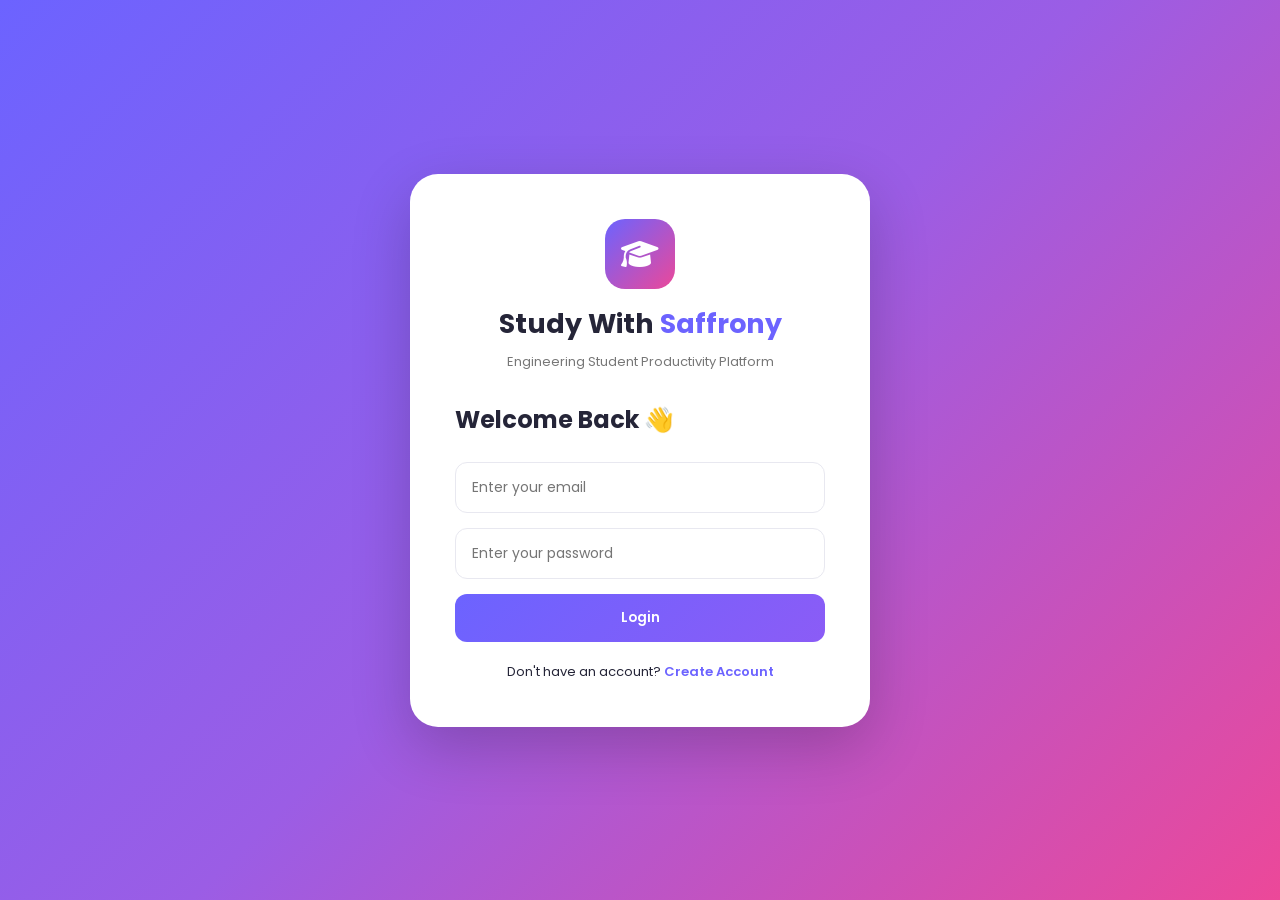
<file: index.html>
<!DOCTYPE html>
<html lang="en">
<head>
    <meta charset="UTF-8">
    <meta name="viewport" content="width=device-width, initial-scale=1.0">

    <title>Study With Saffrony | Engineering Student Dashboard</title>

    <!-- Google Font -->
    <link href="https://fonts.googleapis.com/css2?family=Poppins:wght@400;500;600;700;800&display=swap" rel="stylesheet">

    <!-- Font Awesome -->
    <link rel="stylesheet"
        href="https://cdnjs.cloudflare.com/ajax/libs/font-awesome/6.5.1/css/all.min.css">
    
    <link rel="stylesheet" href="style.css">
</head>

<body>

    <!-- ================= LOGIN / SIGNUP ================= -->

    <div class="auth-page" id="authPage">

        <div class="auth-box">

            <div class="auth-logo">
                <div class="logo-icon">
                    <i class="fa-solid fa-graduation-cap"></i>
                </div>

                <h1>Study With <span>Saffrony</span></h1>

                <p>Engineering Student Productivity Platform</p>
            </div>

            <!-- LOGIN -->

            <div class="auth-form" id="loginForm">

                <h2>Welcome Back 👋</h2>

                <input type="email"
                    id="loginEmail"
                    placeholder="Enter your email">

                <input type="password"
                    id="loginPassword"
                    placeholder="Enter your password">

                <button onclick="loginUser()" class="primary-btn">
                    Login
                </button>

                <p>
                    Don't have an account?
                    <span onclick="showSignup()">Create Account</span>
                </p>

            </div>


            <!-- SIGNUP -->

            <div class="auth-form hidden" id="signupForm">

                <h2>Create Account 🚀</h2>

                <input type="text"
                    id="signupName"
                    placeholder="Enter your name">

                <input type="email"
                    id="signupEmail"
                    placeholder="Enter your email">

                <input type="password"
                    id="signupPassword"
                    placeholder="Create password">

                <button onclick="signupUser()" class="primary-btn">
                    Create Account
                </button>

                <p>
                    Already have an account?
                    <span onclick="showLogin()">Login</span>
                </p>

            </div>

        </div>

    </div>


    <!-- ================= MAIN APP ================= -->

    <div class="app hidden" id="app">

        <!-- MOBILE HEADER -->

        <div class="mobile-header">

            <div class="mobile-logo">
                <i class="fa-solid fa-graduation-cap"></i>
                <span>Saffrony</span>
            </div>

            <button id="menuBtn">
                <i class="fa-solid fa-bars"></i>
            </button>

        </div>


        <!-- ================= SIDEBAR ================= -->

        <aside class="sidebar" id="sidebar">

            <div class="brand">

                <div class="brand-icon">
                    <i class="fa-solid fa-graduation-cap"></i>
                </div>

                <div>
                    <h2>Study With</h2>
                    <span>Saffrony</span>
                </div>

            </div>


            <nav>

                <button class="nav-btn active"
                    onclick="showSection('home', this)">

                    <i class="fa-solid fa-house"></i>
                    Home

                </button>


                <button class="nav-btn"
                    onclick="showSection('notes', this)">

                    <i class="fa-solid fa-book"></i>
                    My Notes

                </button>


                <button class="nav-btn"
                    onclick="showSection('quiz', this)">

                    <i class="fa-solid fa-brain"></i>
                    Quiz Zone

                </button>


                <button class="nav-btn"
                    onclick="showSection('timetable', this)">

                    <i class="fa-solid fa-calendar-days"></i>
                    Time Table

                </button>


                <button class="nav-btn"
                    onclick="showSection('timer', this)">

                    <i class="fa-solid fa-clock"></i>
                    Study Timer

                </button>


                <button class="nav-btn"
                    onclick="showSection('calculator', this)">

                    <i class="fa-solid fa-calculator"></i>
                    Calculator

                </button>


                <button class="nav-btn"
                    onclick="showSection('profile', this)">

                    <i class="fa-solid fa-user"></i>
                    My Profile

                </button>

            </nav>


            <div class="sidebar-bottom">

                <button onclick="logoutUser()" class="logout-btn">

                    <i class="fa-solid fa-right-from-bracket"></i>
                    Logout

                </button>

            </div>

        </aside>


        <!-- ================= MAIN CONTENT ================= -->

        <main class="main-content">


            <!-- ================= HOME ================= -->

            <section id="home" class="page-section active-section">

                <div class="top-header">

                    <div>

                        <p class="small-title">
                            ENGINEERING STUDENT DASHBOARD
                        </p>

                        <h1>
                            Hello, <span id="welcomeName">Student</span> 👋
                        </h1>

                        <p>
                            Organize your studies and build your future.
                        </p>

                    </div>

                    <div class="header-profile">

                        <div class="profile-avatar"
                            id="headerInitial">
                            S
                        </div>

                    </div>

                </div>


                <!-- STATS -->

                <div class="stats-grid">

                    <div class="stat-card purple">

                        <div class="stat-icon">
                            <i class="fa-solid fa-book"></i>
                        </div>

                        <div>
                            <h3 id="notesCount">0</h3>
                            <p>Total Notes</p>
                        </div>

                    </div>


                    <div class="stat-card blue">

                        <div class="stat-icon">
                            <i class="fa-solid fa-clock"></i>
                        </div>

                        <div>
                            <h3 id="studySessions">0</h3>
                            <p>Study Sessions</p>
                        </div>

                    </div>


                    <div class="stat-card pink">

                        <div class="stat-icon">
                            <i class="fa-solid fa-brain"></i>
                        </div>

                        <div>
                            <h3 id="quizScore">0%</h3>
                            <p>Best Quiz Score</p>
                        </div>

                    </div>


                    <div class="stat-card orange">

                        <div class="stat-icon">
                            <i class="fa-solid fa-fire"></i>
                        </div>

                        <div>
                            <h3 id="focusMinutes">0</h3>
                            <p>Focus Minutes</p>
                        </div>

                    </div>

                </div>


                <!-- QUICK ACTIONS -->

                <div class="content-card">

                    <div class="section-heading">

                        <div>

                            <p class="small-title">
                                QUICK ACCESS
                            </p>

                            <h2>
                                Study Tools
                            </h2>

                        </div>

                    </div>


                    <div class="quick-grid">

                        <div class="quick-card"
                            onclick="quickNavigate('notes')">

                            <i class="fa-solid fa-note-sticky"></i>

                            <h3>Notes</h3>

                            <p>
                                Save your engineering notes.
                            </p>

                        </div>


                        <div class="quick-card"
                            onclick="quickNavigate('quiz')">

                            <i class="fa-solid fa-brain"></i>

                            <h3>Quiz</h3>

                            <p>
                                Test your engineering knowledge.
                            </p>

                        </div>


                        <div class="quick-card"
                            onclick="quickNavigate('timer')">

                            <i class="fa-solid fa-hourglass-half"></i>

                            <h3>Focus</h3>

                            <p>
                                Start a Pomodoro session.
                            </p>

                        </div>


                        <div class="quick-card"
                            onclick="quickNavigate('calculator')">

                            <i class="fa-solid fa-calculator"></i>

                            <h3>Calculator</h3>

                            <p>
                                Solve calculations quickly.
                            </p>

                        </div>

                    </div>

                </div>


                <!-- MOTIVATION -->

                <div class="quote-card">

                    <i class="fa-solid fa-quote-left"></i>

                    <div>

                        <h2>
                            Engineering is not just about solving problems.
                        </h2>

                        <p>
                            It's about creating solutions that change the world.
                        </p>

                    </div>

                </div>

            </section>


            <!-- ================= NOTES ================= -->

            <section id="notes" class="page-section">

                <div class="page-title">

                    <div>

                        <p class="small-title">
                            KNOWLEDGE MANAGEMENT
                        </p>

                        <h1>My Engineering Notes 📚</h1>

                        <p>
                            Store important concepts and study material.
                        </p>

                    </div>

                </div>


                <div class="add-note-card">

                    <h2>Add New Note</h2>

                    <input
                        type="text"
                        id="noteTitle"
                        placeholder="Note Title (Example: Data Structures)">

                    <textarea
                        id="noteContent"
                        placeholder="Write your note here..."></textarea>

                    <button
                        onclick="addNote()"
                        class="primary-btn">

                        <i class="fa-solid fa-plus"></i>
                        Add Note

                    </button>

                </div>


                <div class="notes-container"
                    id="notesContainer">

                </div>

            </section>


            <!-- ================= QUIZ ================= -->

            <section id="quiz" class="page-section">

                <div class="page-title">

                    <p class="small-title">
                        ENGINEERING QUIZ
                    </p>

                    <h1>Quiz Zone 🧠</h1>

                    <p>
                        Test your programming and engineering knowledge.
                    </p>

                </div>


                <div class="quiz-card">

                    <div id="quizContent">

                        <div class="quiz-start">

                            <i class="fa-solid fa-brain"></i>

                            <h2>
                                Ready to Test Yourself?
                            </h2>

                            <p>
                                Answer engineering-related questions and check your score.
                            </p>

                            <button
                                class="primary-btn"
                                onclick="startQuiz()">

                                Start Quiz 🚀

                            </button>

                        </div>

                    </div>

                </div>

            </section>


            <!-- ================= TIMETABLE ================= -->

            <section id="timetable" class="page-section">

                <div class="page-title">

                    <p class="small-title">
                        STUDY PLANNING
                    </p>

                    <h1>Engineering Time Table 📅</h1>

                    <p>
                        Plan your subjects and manage your weekly schedule.
                    </p>

                </div>


                <div class="timetable-card">

                    <div class="table-wrapper">

                        <table>

                            <thead>

                                <tr>

                                    <th>Day</th>
                                    <th>9 AM - 11 AM</th>
                                    <th>11 AM - 1 PM</th>
                                    <th>2 PM - 4 PM</th>
                                    <th>4 PM - 6 PM</th>

                                </tr>

                            </thead>


                            <tbody id="timetableBody">

                                <tr>

                                    <td>Monday</td>

                                    <td contenteditable="true">
                                        Mathematics
                                    </td>

                                    <td contenteditable="true">
                                        Programming
                                    </td>

                                    <td contenteditable="true">
                                        Data Structures
                                    </td>

                                    <td contenteditable="true">
                                        Revision
                                    </td>

                                </tr>


                                <tr>

                                    <td>Tuesday</td>

                                    <td contenteditable="true">
                                        Physics
                                    </td>

                                    <td contenteditable="true">
                                        DBMS
                                    </td>

                                    <td contenteditable="true">
                                        Algorithms
                                    </td>

                                    <td contenteditable="true">
                                        Practice
                                    </td>

                                </tr>


                                <tr>

                                    <td>Wednesday</td>

                                    <td contenteditable="true">
                                        Electronics
                                    </td>

                                    <td contenteditable="true">
                                        Programming
                                    </td>

                                    <td contenteditable="true">
                                        OS
                                    </td>

                                    <td contenteditable="true">
                                        Revision
                                    </td>

                                </tr>


                                <tr>

                                    <td>Thursday</td>

                                    <td contenteditable="true">
                                        Mathematics
                                    </td>

                                    <td contenteditable="true">
                                        DBMS
                                    </td>

                                    <td contenteditable="true">
                                        Computer Networks
                                    </td>

                                    <td contenteditable="true">
                                        Practice
                                    </td>

                                </tr>


                                <tr>

                                    <td>Friday</td>

                                    <td contenteditable="true">
                                        Programming
                                    </td>

                                    <td contenteditable="true">
                                        Algorithms
                                    </td>

                                    <td contenteditable="true">
                                        Project Work
                                    </td>

                                    <td contenteditable="true">
                                        Revision
                                    </td>

                                </tr>

                            </tbody>

                        </table>

                    </div>


                    <button
                        class="primary-btn"
                        onclick="saveTimetable()">

                        <i class="fa-solid fa-floppy-disk"></i>

                        Save Time Table

                    </button>

                </div>

            </section>


            <!-- ================= TIMER ================= -->

            <section id="timer" class="page-section">

                <div class="page-title">

                    <p class="small-title">
                        PRODUCTIVITY
                    </p>

                    <h1>Pomodoro Study Timer ⏱️</h1>

                    <p>
                        Focus deeply. Take breaks. Study smarter.
                    </p>

                </div>


                <div class="timer-card">

                    <div class="timer-modes">

                        <button
                            class="timer-mode active-mode"
                            onclick="setTimerMode('focus')">

                            Focus

                        </button>

                        <button
                            class="timer-mode"
                            onclick="setTimerMode('short')">

                            Short Break

                        </button>

                        <button
                            class="timer-mode"
                            onclick="setTimerMode('long')">

                            Long Break

                        </button>

                    </div>


                    <div class="timer-circle">

                        <div>

                            <span id="timerDisplay">
                                25:00
                            </span>

                            <p id="timerLabel">
                                Focus Time
                            </p>

                        </div>

                    </div>


                    <div class="timer-controls">

                        <button
                            class="timer-control"
                            onclick="startTimer()">

                            <i class="fa-solid fa-play"></i>

                        </button>


                        <button
                            class="timer-control"
                            onclick="pauseTimer()">

                            <i class="fa-solid fa-pause"></i>

                        </button>


                        <button
                            class="timer-control"
                            onclick="resetTimer()">

                            <i class="fa-solid fa-rotate-right"></i>

                        </button>

                    </div>


                    <p class="session-text">

                        Completed Focus Sessions:
                        <strong id="completedSessions">
                            0
                        </strong>

                    </p>

                </div>

            </section>


            <!-- ================= CALCULATOR ================= -->

            <section id="calculator" class="page-section">

                <div class="page-title">

                    <p class="small-title">
                        ENGINEERING TOOL
                    </p>

                    <h1>Calculator 🧮</h1>

                    <p>
                        Quick calculations for your studies.
                    </p>

                </div>


                <div class="calculator">

                    <input
                        type="text"
                        id="calcDisplay"
                        readonly
                        placeholder="0">


                    <div class="calc-buttons">

                        <button onclick="clearCalculator()" class="operator">
                            C
                        </button>

                        <button onclick="deleteLast()" class="operator">
                            DEL
                        </button>

                        <button onclick="appendCalc('%')" class="operator">
                            %
                        </button>

                        <button onclick="appendCalc('/')" class="operator">
                            ÷
                        </button>


                        <button onclick="appendCalc('7')">7</button>
                        <button onclick="appendCalc('8')">8</button>
                        <button onclick="appendCalc('9')">9</button>

                        <button onclick="appendCalc('*')" class="operator">
                            ×
                        </button>


                        <button onclick="appendCalc('4')">4</button>
                        <button onclick="appendCalc('5')">5</button>
                        <button onclick="appendCalc('6')">6</button>

                        <button onclick="appendCalc('-')" class="operator">
                            −
                        </button>


                        <button onclick="appendCalc('1')">1</button>
                        <button onclick="appendCalc('2')">2</button>
                        <button onclick="appendCalc('3')">3</button>

                        <button onclick="appendCalc('+')" class="operator">
                            +
                        </button>


                        <button onclick="appendCalc('0')" class="zero">
                            0
                        </button>

                        <button onclick="appendCalc('.')">
                            .
                        </button>

                        <button onclick="calculateResult()" class="equals">
                            =
                        </button>

                    </div>

                </div>

            </section>


            <!-- ================= PROFILE ================= -->

            <section id="profile" class="page-section">

                <div class="page-title">

                    <p class="small-title">
                        USER ACCOUNT
                    </p>

                    <h1>My Profile 👨‍💻</h1>

                    <p>
                        Manage your student profile.
                    </p>

                </div>


                <div class="profile-card">

                    <div class="big-avatar"
                        id="profileInitial">

                        S

                    </div>


                    <div class="profile-form">

                        <label>
                            Full Name
                        </label>

                        <input
                            type="text"
                            id="profileName">


                        <label>
                            Email Address
                        </label>

                        <input
                            type="email"
                            id="profileEmail"
                            readonly>


                        <label>
                            Engineering Branch
                        </label>

                        <select id="profileBranch">

                            <option>
                                Computer Science Engineering
                            </option>

                            <option>
                                Information Technology
                            </option>

                            <option>
                                Mechanical Engineering
                            </option>

                            <option>
                                Civil Engineering
                            </option>

                            <option>
                                Electrical Engineering
                            </option>

                            <option>
                                Electronics Engineering
                            </option>

                            <option>
                                Other
                            </option>

                        </select>


                        <button
                            class="primary-btn"
                            onclick="saveProfile()">

                            <i class="fa-solid fa-floppy-disk"></i>

                            Save Profile

                        </button>

                    </div>

                </div>

            </section>


        </main>

    </div>


    <!-- TOAST -->

    <div id="toast"></div>


    <script src="script.js"></script>

</body>
</html>
</file>
<file: style.css>
* {
    margin: 0;
    padding: 0;
    box-sizing: border-box;
}

:root {
    --primary: #6c63ff;
    --secondary: #4f46e5;
    --pink: #ec4899;
    --blue: #3b82f6;
    --orange: #f59e0b;
    --dark: #18182b;
    --text: #252538;
    --light: #f6f7fb;
    --white: #ffffff;
    --border: #e8e8f0;
}

body {
    font-family: "Poppins", sans-serif;
    background: var(--light);
    color: var(--text);
}

button,
input,
textarea,
select {
    font-family: inherit;
}

button {
    cursor: pointer;
    border: none;
}


/* ================= AUTH ================= */

.auth-page {
    min-height: 100vh;

    display: flex;
    align-items: center;
    justify-content: center;

    background:
        linear-gradient(
            135deg,
            #6c63ff,
            #9b5de5,
            #ec4899
        );

    padding: 20px;
}

.auth-box {
    width: 100%;
    max-width: 460px;

    background: white;

    padding: 45px;

    border-radius: 28px;

    box-shadow:
        0 20px 60px rgba(0,0,0,0.2);
}

.auth-logo {
    text-align: center;
    margin-bottom: 30px;
}

.logo-icon {
    width: 70px;
    height: 70px;

    margin: auto auto 15px;

    border-radius: 20px;

    display: flex;
    align-items: center;
    justify-content: center;

    font-size: 30px;

    color: white;

    background:
        linear-gradient(
            135deg,
            #6c63ff,
            #ec4899
        );
}

.auth-logo h1 {
    font-size: 27px;
}

.auth-logo span {
    color: var(--primary);
}

.auth-logo p {
    margin-top: 8px;
    color: #777;
    font-size: 13px;
}

.auth-form h2 {
    margin-bottom: 25px;
}

.auth-form input {
    width: 100%;

    padding: 14px 16px;

    margin-bottom: 15px;

    border: 1px solid var(--border);

    border-radius: 12px;

    outline: none;

    font-size: 14px;
}

.auth-form input:focus {
    border-color: var(--primary);
}

.auth-form p {
    text-align: center;
    margin-top: 20px;
    font-size: 13px;
}

.auth-form span {
    color: var(--primary);
    font-weight: 600;
    cursor: pointer;
}

.hidden {
    display: none !important;
}


/* ================= BUTTON ================= */

.primary-btn {
    width: 100%;

    padding: 14px;

    border-radius: 12px;

    color: white;

    font-weight: 600;

    background:
        linear-gradient(
            135deg,
            #6c63ff,
            #8b5cf6
        );

    transition: 0.3s;
}

.primary-btn:hover {
    transform: translateY(-2px);

    box-shadow:
        0 10px 25px rgba(108,99,255,0.3);
}


/* ================= APP ================= */

.app {
    display: flex;
    min-height: 100vh;
}


/* ================= SIDEBAR ================= */

.sidebar {
    width: 260px;

    min-height: 100vh;

    position: fixed;
    left: 0;
    top: 0;

    background: #17172a;

    color: white;

    padding: 28px 18px;

    display: flex;
    flex-direction: column;

    z-index: 100;
}

.brand {
    display: flex;
    align-items: center;
    gap: 12px;

    margin-bottom: 45px;
}

.brand-icon {
    width: 48px;
    height: 48px;

    border-radius: 14px;

    display: flex;
    align-items: center;
    justify-content: center;

    background:
        linear-gradient(
            135deg,
            #6c63ff,
            #ec4899
        );

    font-size: 20px;
}

.brand h2 {
    font-size: 15px;
}

.brand span {
    color: #a5a3ff;
    font-size: 14px;
    font-weight: 600;
}

.sidebar nav {
    display: flex;
    flex-direction: column;
    gap: 8px;
}

.nav-btn {
    width: 100%;

    display: flex;
    align-items: center;

    gap: 15px;

    padding: 14px 16px;

    background: transparent;

    color: #aaaac2;

    border-radius: 12px;

    font-size: 14px;

    text-align: left;

    transition: 0.3s;
}

.nav-btn i {
    width: 20px;
}

.nav-btn:hover,
.nav-btn.active {
    color: white;

    background:
        linear-gradient(
            90deg,
            rgba(108,99,255,0.4),
            rgba(108,99,255,0.1)
        );
}

.sidebar-bottom {
    margin-top: auto;
}

.logout-btn {
    width: 100%;

    padding: 13px;

    border-radius: 12px;

    background: rgba(255,255,255,0.08);

    color: #ff8a8a;

    font-weight: 500;
}


/* ================= MAIN ================= */

.main-content {
    margin-left: 260px;

    width: calc(100% - 260px);

    padding: 45px;

    min-height: 100vh;
}

.page-section {
    display: none;
}

.active-section {
    display: block;
}


/* ================= HEADER ================= */

.top-header {
    display: flex;

    justify-content: space-between;

    align-items: center;

    margin-bottom: 35px;
}

.small-title {
    font-size: 11px;

    font-weight: 700;

    letter-spacing: 1.5px;

    color: var(--primary);

    margin-bottom: 7px;
}

.top-header h1,
.page-title h1 {
    font-size: 32px;
    margin-bottom: 8px;
}

.top-header h1 span {
    color: var(--primary);
}

.top-header p:not(.small-title),
.page-title p:not(.small-title) {
    color: #777;
    font-size: 14px;
}

.profile-avatar {
    width: 52px;
    height: 52px;

    border-radius: 50%;

    display: flex;
    align-items: center;
    justify-content: center;

    color: white;

    font-weight: 700;

    background:
        linear-gradient(
            135deg,
            #6c63ff,
            #ec4899
        );
}


/* ================= STATS ================= */

.stats-grid {
    display: grid;

    grid-template-columns:
        repeat(4, 1fr);

    gap: 20px;

    margin-bottom: 30px;
}

.stat-card {
    background: white;

    padding: 22px;

    border-radius: 18px;

    display: flex;

    align-items: center;

    gap: 15px;

    box-shadow:
        0 8px 30px rgba(0,0,0,0.04);
}

.stat-icon {
    width: 52px;
    height: 52px;

    border-radius: 15px;

    display: flex;

    align-items: center;
    justify-content: center;

    color: white;

    font-size: 20px;
}

.stat-card h3 {
    font-size: 24px;
}

.stat-card p {
    font-size: 12px;
    color: #888;
}

.purple .stat-icon {
    background: #6c63ff;
}

.blue .stat-icon {
    background: #3b82f6;
}

.pink .stat-icon {
    background: #ec4899;
}

.orange .stat-icon {
    background: #f59e0b;
}


/* ================= CONTENT ================= */

.content-card,
.add-note-card,
.quiz-card,
.timetable-card,
.profile-card {
    background: white;

    padding: 30px;

    border-radius: 22px;

    margin-bottom: 25px;

    box-shadow:
        0 8px 30px rgba(0,0,0,0.04);
}

.section-heading {
    margin-bottom: 20px;
}

.section-heading h2 {
    font-size: 22px;
}

.quick-grid {
    display: grid;

    grid-template-columns:
        repeat(4, 1fr);

    gap: 18px;
}

.quick-card {
    padding: 25px;

    border-radius: 18px;

    background: #fafaff;

    border: 1px solid #eeeef7;

    cursor: pointer;

    transition: 0.3s;
}

.quick-card:hover {
    transform: translateY(-5px);

    box-shadow:
        0 15px 30px rgba(108,99,255,0.12);
}

.quick-card i {
    font-size: 25px;

    color: var(--primary);

    margin-bottom: 15px;
}

.quick-card h3 {
    margin-bottom: 7px;
}

.quick-card p {
    font-size: 12px;
    color: #777;
}


/* ================= QUOTE ================= */

.quote-card {
    padding: 30px;

    border-radius: 22px;

    color: white;

    display: flex;

    gap: 20px;

    background:
        linear-gradient(
            135deg,
            #17172a,
            #36316f
        );
}

.quote-card i {
    font-size: 35px;
    color: #a5a3ff;
}

.quote-card h2 {
    font-size: 19px;
    margin-bottom: 8px;
}

.quote-card p {
    font-size: 13px;
    color: #ccc;
}


/* ================= PAGE TITLE ================= */

.page-title {
    margin-bottom: 30px;
}


/* ================= NOTES ================= */

.add-note-card input,
.add-note-card textarea {
    width: 100%;

    border: 1px solid var(--border);

    border-radius: 12px;

    padding: 14px;

    margin: 10px 0;

    outline: none;
}

.add-note-card textarea {
    height: 130px;

    resize: vertical;
}

.notes-container {
    display: grid;

    grid-template-columns:
        repeat(auto-fit, minmax(280px, 1fr));

    gap: 20px;
}

.note-card {
    background: white;

    padding: 23px;

    border-radius: 18px;

    border-top: 5px solid var(--primary);

    box-shadow:
        0 8px 25px rgba(0,0,0,0.04);
}

.note-card h3 {
    margin-bottom: 12px;
}

.note-card p {
    color: #666;

    font-size: 13px;

    line-height: 1.7;

    min-height: 70px;
}

.note-actions {
    margin-top: 20px;

    display: flex;

    justify-content: space-between;

    align-items: center;
}

.note-date {
    font-size: 11px;
    color: #aaa;
}

.delete-note {
    background: #fff0f0;

    color: #e74c3c;

    padding: 8px 12px;

    border-radius: 8px;
}


/* ================= QUIZ ================= */

.quiz-card {
    max-width: 800px;
}

.quiz-start {
    text-align: center;

    padding: 50px 20px;
}

.quiz-start i {
    font-size: 60px;

    color: var(--primary);

    margin-bottom: 20px;
}

.quiz-start p {
    color: #777;

    margin: 12px 0 25px;
}

.question-number {
    color: var(--primary);

    font-size: 13px;

    font-weight: 600;

    margin-bottom: 15px;
}

.question {
    font-size: 22px;

    margin-bottom: 25px;
}

.options {
    display: flex;

    flex-direction: column;

    gap: 12px;
}

.option {
    padding: 15px;

    background: #fafaff;

    border: 1px solid #eee;

    border-radius: 12px;

    text-align: left;

    transition: 0.2s;
}

.option:hover {
    border-color: var(--primary);
    background: #f3f2ff;
}

.quiz-next {
    margin-top: 25px;
}

.result-box {
    text-align: center;

    padding: 40px;
}

.result-box h1 {
    font-size: 55px;
    color: var(--primary);
}

.result-box p {
    margin: 15px 0;
}


/* ================= TIMETABLE ================= */

.table-wrapper {
    overflow-x: auto;

    margin-bottom: 20px;
}

table {
    width: 100%;

    border-collapse: collapse;

    min-width: 750px;
}

th {
    background: var(--primary);

    color: white;

    padding: 15px;
}

td {
    padding: 15px;

    text-align: center;

    border-bottom: 1px solid #eee;

    outline: none;
}

td[contenteditable="true"] {
    cursor: text;
}

td[contenteditable="true"]:focus {
    background: #f3f2ff;
}


/* ================= TIMER ================= */

.timer-card {
    max-width: 650px;

    margin: auto;

    background: white;

    padding: 40px;

    border-radius: 30px;

    text-align: center;

    box-shadow:
        0 10px 40px rgba(0,0,0,0.06);
}

.timer-modes {
    display: flex;

    justify-content: center;

    gap: 10px;

    margin-bottom: 35px;
}

.timer-mode {
    padding: 10px 18px;

    border-radius: 20px;

    background: #f1f1f7;

    color: #777;
}

.active-mode {
    background: var(--primary);
    color: white;
}

.timer-circle {
    width: 280px;
    height: 280px;

    border-radius: 50%;

    margin: auto;

    display: flex;

    align-items: center;
    justify-content: center;

    background:
        linear-gradient(
            135deg,
            #6c63ff,
            #ec4899
        );

    color: white;

    box-shadow:
        0 20px 40px rgba(108,99,255,0.3);
}

.timer-circle span {
    display: block;

    font-size: 55px;

    font-weight: 700;
}

.timer-circle p {
    font-size: 13px;
}

.timer-controls {
    display: flex;

    justify-content: center;

    gap: 15px;

    margin: 30px 0;
}

.timer-control {
    width: 55px;
    height: 55px;

    border-radius: 50%;

    background: #f1f1f7;

    color: var(--primary);

    font-size: 18px;

    transition: 0.3s;
}

.timer-control:hover {
    background: var(--primary);
    color: white;
}

.session-text {
    color: #777;
}


/* ================= CALCULATOR ================= */

.calculator {
    max-width: 420px;

    margin: auto;

    background: #18182b;

    padding: 22px;

    border-radius: 25px;

    box-shadow:
        0 20px 40px rgba(0,0,0,0.15);
}

#calcDisplay {
    width: 100%;

    padding: 22px;

    font-size: 30px;

    border-radius: 15px;

    border: none;

    outline: none;

    text-align: right;

    margin-bottom: 18px;

    background: #282842;

    color: white;
}

.calc-buttons {
    display: grid;

    grid-template-columns:
        repeat(4, 1fr);

    gap: 10px;
}

.calc-buttons button {
    height: 58px;

    border-radius: 12px;

    background: #30304d;

    color: white;

    font-size: 17px;

    transition: 0.2s;
}

.calc-buttons button:hover {
    background: #45456d;
}

.calc-buttons .operator {
    background: var(--primary);
}

.calc-buttons .equals {
    background: #ec4899;
}

.calc-buttons .zero {
    grid-column: span 2;
}


/* ================= PROFILE ================= */

.profile-card {
    max-width: 700px;

    display: flex;

    gap: 35px;

    align-items: flex-start;
}

.big-avatar {
    width: 110px;
    height: 110px;

    flex-shrink: 0;

    border-radius: 50%;

    display: flex;

    align-items: center;
    justify-content: center;

    font-size: 40px;

    font-weight: 700;

    color: white;

    background:
        linear-gradient(
            135deg,
            #6c63ff,
            #ec4899
        );
}

.profile-form {
    width: 100%;
}

.profile-form label {
    display: block;

    margin-bottom: 7px;

    font-size: 13px;

    font-weight: 600;
}

.profile-form input,
.profile-form select {
    width: 100%;

    padding: 13px;

    border-radius: 10px;

    border: 1px solid var(--border);

    margin-bottom: 18px;

    outline: none;
}


/* ================= TOAST ================= */

#toast {
    position: fixed;

    bottom: 30px;
    right: 30px;

    background: #18182b;

    color: white;

    padding: 14px 20px;

    border-radius: 12px;

    transform: translateY(100px);

    opacity: 0;

    transition: 0.3s;

    z-index: 1000;
}

#toast.show {
    transform: translateY(0);
    opacity: 1;
}


/* ================= MOBILE ================= */

.mobile-header {
    display: none;
}


@media (max-width: 1100px) {

    .stats-grid {
        grid-template-columns:
            repeat(2, 1fr);
    }

    .quick-grid {
        grid-template-columns:
            repeat(2, 1fr);
    }

}


@media (max-width: 768px) {

    .mobile-header {
        display: flex;

        position: fixed;

        top: 0;
        left: 0;

        width: 100%;

        height: 65px;

        padding: 0 20px;

        align-items: center;

        justify-content: space-between;

        background: #17172a;

        color: white;

        z-index: 200;
    }

    .mobile-logo {
        font-weight: 700;
    }

    .mobile-logo i {
        color: #a5a3ff;
        margin-right: 7px;
    }

    #menuBtn {
        background: transparent;
        color: white;
        font-size: 20px;
    }

    .sidebar {
        transform: translateX(-100%);
        transition: 0.3s;
        top: 65px;
    }

    .sidebar.show-sidebar {
        transform: translateX(0);
    }

    .main-content {
        margin-left: 0;

        width: 100%;

        padding: 90px 20px 30px;
    }

    .top-header {
        flex-direction: column;
        align-items: flex-start;
        gap: 20px;
    }

    .stats-grid {
        grid-template-columns: 1fr;
    }

    .quick-grid {
        grid-template-columns: 1fr;
    }

    .profile-card {
        flex-direction: column;
    }

    .timer-circle {
        width: 230px;
        height: 230px;
    }

    .timer-circle span {
        font-size: 45px;
    }

    .auth-box {
        padding: 30px 22px;
    }

}
</file>
